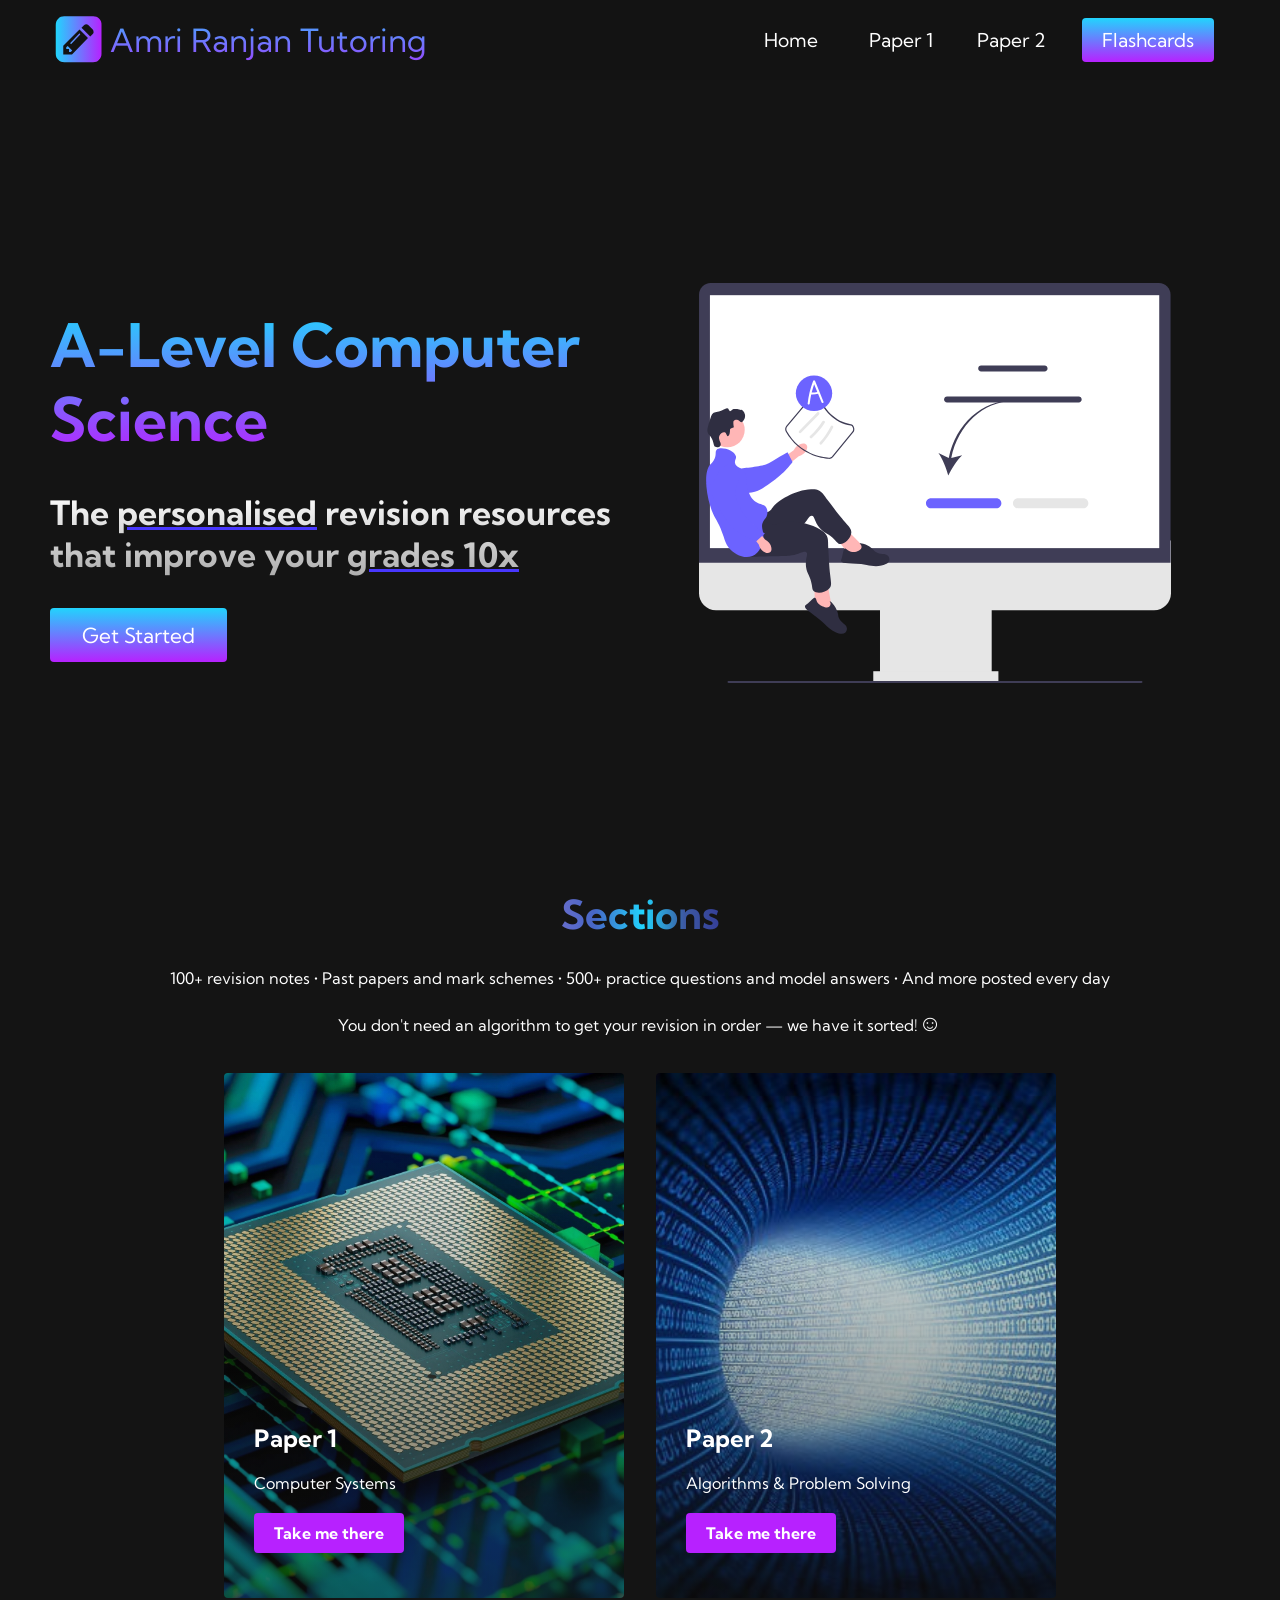
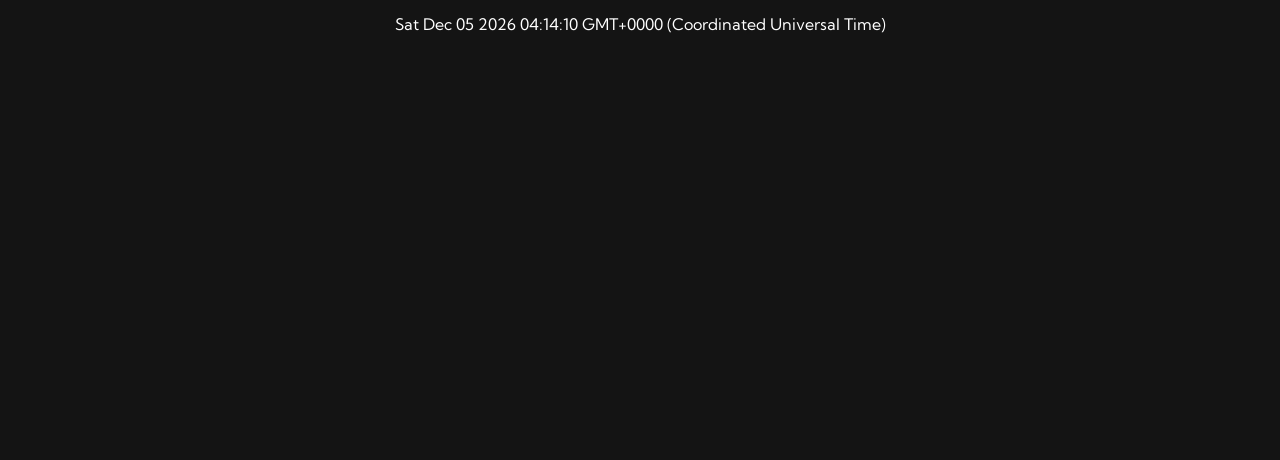
<file: index.html>
<!DOCTYPE html>
<html lang="en">
    <head>
        <meta charset="UTF-8">
        <meta name="viewport" content="width=device-width, initial-scale=1.0">
        <title>Computer Science Revision Website</title>
        <link rel="stylesheet" href="styles.css">
        <link href="https://fonts.googleapis.com/css2?family=Kumbh+Sans&display=swap" rel="stylesheet">
    </head>
    <body>
        <nav class="navbar">
            <div class="navbar__container">
                <a href="/" id="navbar__logo"><img src="[data-uri]" width="60" height="60" />Amri Ranjan Tutoring</a>
                <div class="navbar_toggle" id="mobile-menu">
                    <span class="bar"></span>
                    <span class="bar"></span>
                    <span class="bar"></span>
                </div>
                <ul class="navbar__menu">
                    <li class="navbar__item">
                        <a href="/" class="navbar__links"> Home </a>
                    </li>
                    <li class="navbar__item">
                        <a href="/paper1.html" class="navbar__links"> Paper 1 </a>
                    </li>
                    <li class="navbar__item">
                        <a href="/paper2.html" class="navbar__links"> Paper 2 </a>
                    </li>
                    <li class="navbar__btn"><a href = "https://quizlet.com/gb/208735823/ocr-computer-science-a-level-definitions-flash-cards/"
                        class="button"> Flashcards </a>
                    </li>
                </ul>
            </div>
        </nav>

        <div class="main">
            <div class="main__container">
                <div class="main__content">
                    <h1>A-Level Computer Science</h1>
                    <br>
                    <p>The <p2>personalised</p2> revision resources that improve your <p3>grades 10x</p3></p>
                    <button class="main__btn"><a href="#services__container">Get Started</a></button>
                </div>
                <div class="main__img--container">
                    <img src="images/pic1.svg" alt="pic" id="main__img">
                </div>
            </div>
        </div>

        <div class="services">
            <h1>Sections</h1>
            <p4>100+ revision notes • Past papers and mark schemes • 500+ practice questions and model answers • And more posted every day</p4>
            <br>
            <p5> You don't need an algorithm to get your revision in order — we have it sorted!<p6>☺</p6></p5>
            <br>
            <div id = "services__container">
            <div class="services__container">
                <div class="services__card">
                    <h2>Paper 1</h2>
                    <p>Computer Systems</p>
                    <a href="/paper1.html" class="/"> <button><b>Take me there</b></button> </a>
                    
                </div>
                <div class="services__card">
                    <h2>Paper 2</h2>
                    <p>Algorithms & Problem Solving</p>
                    <a href="/paper2.html" class="/"> <button><b>Take me there</b></button> </a>
                </div>
            </div>
        </div>
        
        <div class = "date">
        <script>src = "apps.js" 
            document.write(Date());
        </script>
        </div>

    </body>
</html>
</file>
<file: styles.css>
/*rem is 16 px */

* {
    box-sizing: border-box;
    margin: 0;
    padding: 0;
    font-family: "Kumbh Sans", sans-serif;
}

.navbar {
    background: #131313;
    height: 80px;
    display: flex; /*brings into a row*/
    justify-content: center;
    align-items: center;
    font-size: 1.2rem;
    position: sticky;
    top: 0;
    z-index: 999; /*in terms of 3D, ensures the navbar is constantly above all other parts with lower z-index*/
}

.navbar__container {
    display: flex;
    justify-content: space-between;
    height: 80px;
    z-index: 1;
    width: 100%;
    max-width: 1300px;
    margin: 20 auto;
    padding: 0 50px;
}

#navbar__logo {
    background-color: #13b1f4;
    background-image: linear-gradient(to top, #b721ff 0%, #21d4fd 100%);
    background-size: 100%;
    -webkit-background-clip: text;
    -moz-background-clip: text;
    background-clip: text;
    -webkit-text-fill-color: transparent;
    -moz-text-fill-color: transparent;
    display: flex;
    align-items: center;
    cursor: pointer;
    text-decoration: none;
    font-size: 32px;
}

.fa-gem {
    margin-right: 0.5rem;
}

.navbar__menu {
    display: flex;
    align-items: center;
    list-style: none;
    text-align: center;
}

.navbar__item {
    height: 80px;
}

.navbar__links {
    color: #fff;
    display: flex;
    align-items: center;
    justify-content: center;
    text-decoration: none;
    padding: 0 1rem; /*first is top bottom spacing, second is left right*/
    height: 100%;
    width: 110px;
}

.navbar__btn {
    display: flex;
    justify-content: center;
    align-items: center;
    padding: 0 1rem;
    width: 100%;
}

.button {
    display: flex;
    justify-content: center;
    align-items: center;
    text-decoration: none;
    padding: 10px 20px;
    height: 100%;
    width: 100%;
    border: none;
    outline: none;
    border-radius: 4px;
    background: linear-gradient(to top, #b721ff 0%, #21d5fd 100%);
    color: #fff;
}

.button:hover {
    background: #4837ff;
    transition: all 0.3s ease;
}

.navbar__links:hover {
    color: #4837ff;
    transition: all 0.3s ease;
}

@media screen and (max-width: 960px) {
    .navbar__container {
        display: flex;
        justify-content: space-between;
        height: 80px;
        z-index: 1;
        width: 100%;
        max-width: 1300px;
        padding: 0;
    }

    .navbar__menu {
        display: grid;
        grid-template-columns: auto;
        margin: 0;
        width: 100%;
        position: absolute;
        top: -1000px;
        opacity: 0;
        transition: all 0.5 s ease;
        height: 50vh;
        z-index: -1; /*-1 means you have to click on it to pop in front of screen*/
        background: #131313;
    }

    .navbar__menu.active {
        background: #131313;
        top: 100%;
        opacity: 1;
        transition: all 0.5s ease;
        z-index: 99;
        height: 50vh;
        font-size: 1.6rem;
    }

    #navbar__logo {
        padding-left: 25px;
    }

    .navbar__toggle .bar {
        width: 25px;
        height: 3px;
        margin: 5px auto;
        transition: all 0.3 ease-in-out;
        background: #fff;
    }

    .navbar__item {
        width: 100%;
    }

    .navbar__links {
        text-align: center;
        padding: 2rem;
        width: 100%;
        display: table;
    }

    #mobile-menu {
        position: absolute;
        top: 20%;
        right: 5%;
        transform: translate(5%,20%);
    }

    .navbar__btn {
        padding-bottom: 2rem;
    }

    .button {
        display: flex;
        justify-content: center;
        align-items: center;
        width: 80%;
        height: 80px;
        margin: 0;
    }

    .navbar__toggle .bar {
        display: block;
        cursor: pointer;
    }

    #mobile-menu.is-active .bar:nth-child(2) {
        opacity: 0;
    }

    #mobile-menu.is-active .bar:nth-child(1) {
        transform: translateY(8px) rotate(45deg);
    }

    #mobile-menu.is-active .bar:nth-child(3) {
            transform: translateY(-8px) rotate(-45deg);
    }
}

/* Hero Section CSS */

.main {
    background-color: #141414;
}

.main__container {
    display: grid;
    grid-template-columns: 1fr 1fr;
    align-items: center;
    justify-self: center;
    margin: 0 auto;
    height: 90vh; /*90% of screen*/
    background-color: #141414;
    z-index: 1;
    width: 100%;
    max-width: 1300px;
    padding: 0 50px;
}

.main__content p2,p3 {
  text-decoration: underline;
  -webkit-text-decoration-color: #4837ff; /* Safari */  
  text-decoration-color: #4837ff;
}

.main__content p{
    background-color: #ff8177;
    background-image: linear-gradient(to top, #aeaeae 0%, #ffffff 100%);
    background-size: 100%;
    -webkit-background-clip: text;
    -moz-background-clip: text;
    -webkit-text-fill-color: transparent;
    -moz-text-fill-color: transparent;
}

.main__content h1{
    font-size: 60px;
    background-color: #ff8177;
    background-image: linear-gradient(to top, #b721ff 0%, #21d4fd 100%);
    background-size: 100%;
    -webkit-background-clip: text;
    -moz-background-clip: text;
    -webkit-text-fill-color: transparent;
    -moz-text-fill-color: transparent;
}

.main__content p {
    margin-top: 1rem;
    font-size: 2.1rem;
    font-weight: 700;
    color: #fff;
}

.main__btn {
    font-size: 1.3rem;
    background-image: linear-gradient(to top, #b721ff 0%, #21d4fd 100%);
    padding: 14px 32px;
    border: none;
    border-radius: 4px;
    color: #fff;
    margin-top: 2rem;
    cursor:pointer;
    position: relative;
    transition: all 0.35s;
    outline:none;
}

.main__btn a{
    position: relative;
    z-index: 2;
    color: #fff;
    text-decoration: none;
}

.main__btn:after {
    position:absolute;
    content: "";
    top: 0;
    left: 0;
    width: 0;
    height: 100%;
    background: #4837ff;
    transition: all 0.35s;
    border-radius: 4px;
}

.main__btn:hover {
    color:#fff;
}

.main__btn:hover:after{
    width:100%;
}

.main__img--container {
    text-align: center;
}

#main__img {
    height: 80%;
    width: 80%;
}

/*Services Section*/

.services {
    background: #141414;
    display: flex;
    flex-direction: column;
    align-items: center;
    height: 130vh;
}

.services p4,p5 {
    color: white;
}

.services p6{
    color: white;
    font-size: 23px;
}

.services h1 {
    background-color: #ff8177;
    background-image: linear-gradient(
        to right,
        #3a38d5 0%,
        #666dcb 0%,
        #4666c6 21%,
        #21d4fd 52%,
        #3c59a1 78%,
        #353f99 100%);
    background-size: 100%;
    margin-bottom: 1.8rem;
    font-size: 2.5rem;
    -webkit-background-clip: text;
    -moz-background-clip: text;
    -webkit-text-fill-color: transparent;
    -moz-text-fill-color: transparent;
}

.services__container {
    display: flex;
    justify-content: center;
    flex-wrap: wrap;
}

.services__card {
    margin: 1rem;
    height: 525px;
    width: 400px;
    border-radius: 4px;
    background-image: linear-gradient(to bottom,
    rgba(0,0,0,0) 0%, rgba(17,17,17,0.6) 100%),
    url("/images/pic2.jpg"); /*linear gradient on a background to make images pop with their headers*/
    background-size: cover;
    position: relative; /*as text wants to be movable*/
    color:#fff
}

.services__card:nth-child(2) {
    background-image: linear-gradient(to bottom,
    rgba(0,0,0,0) 0%, rgba(17,17,17,0.6) 100%),
    url("/images/pic3.jpg"); /*linear gradient on a background to make images pop with their headers*/
}

.services h2 {
    position: absolute;
    top: 350px;
    left: 30px;
}

.services__card p {
    position: absolute;
    top:400px;
    left:30px;
}

.services__card button {
    color: #fff;
    padding: 10px 20px;
    border: none;
    outline: none;
    border-radius: 4px;
    background: #b721ff;
    position: absolute;
    top: 440px;
    left: 30px;
    font-size: 1rem;
    cursor: pointer;
}

.services__card:hover {
    transform: scale(1.075);
    transition: 0.3s ease-in;
    cursor: pointer;
}

html {
    scroll-behavior: smooth;
}

.date {
    color: white;
}




.paper_main {
    background-color: #141414;
}
  
.paper_main_container {
    height: 505vh;
    background-color: #131313;
    text-align: center;

}

.paper_main2_container {
    height: 308vh;
    background-color: #131313;
    text-align: center;
}
  
.paper_main_content {
    color: #fff;
    width: 100%;
}

.paper_main_content h1 {
    font-size: 60px;
    background-color: #ff8177;
    background-image: linear-gradient(-20deg, #b721ff 0%, #21d4fd 100%);
    background-size: 100%;
    -webkit-background-clip: text;
    -moz-background-clip: text;
    -webkit-text-fill-color: transparent;
    -moz-text-fill-color: transparent;
}

.paper_main_content h3 {
    font-size: 30px;
    margin-top: 10px;
    background-color: #fff;
    background-size: 100%;
    -webkit-background-clip: text;
    -moz-background-clip: text;
    -webkit-text-fill-color: transparent;
    -moz-text-fill-color: transparent;
}

.paper_main_content p {
    font-size: 15px;
    margin-top: 10px;
    background-color: white;
    background-size: 100%;
    -webkit-background-clip: text;
    -moz-background-clip: text;
    -webkit-text-fill-color: transparent;
    -moz-text-fill-color: transparent;
}

.paper_main_content p:hover{
    background-color: #4837ff;
    transition: all .35s 
}
  
.column {
    float: left;
    width: 33.33%;
    padding: 10px;
    color: white
}

.paper_img{
    height: 300px;
    width: 350px;
    margin: 20;
}

.paper_main_content h3 {
    text-decoration: underline;
    -webkit-text-decoration-color: #4837ff; /* Safari */  
    text-decoration-color: #4837ff;
  }
</file>
